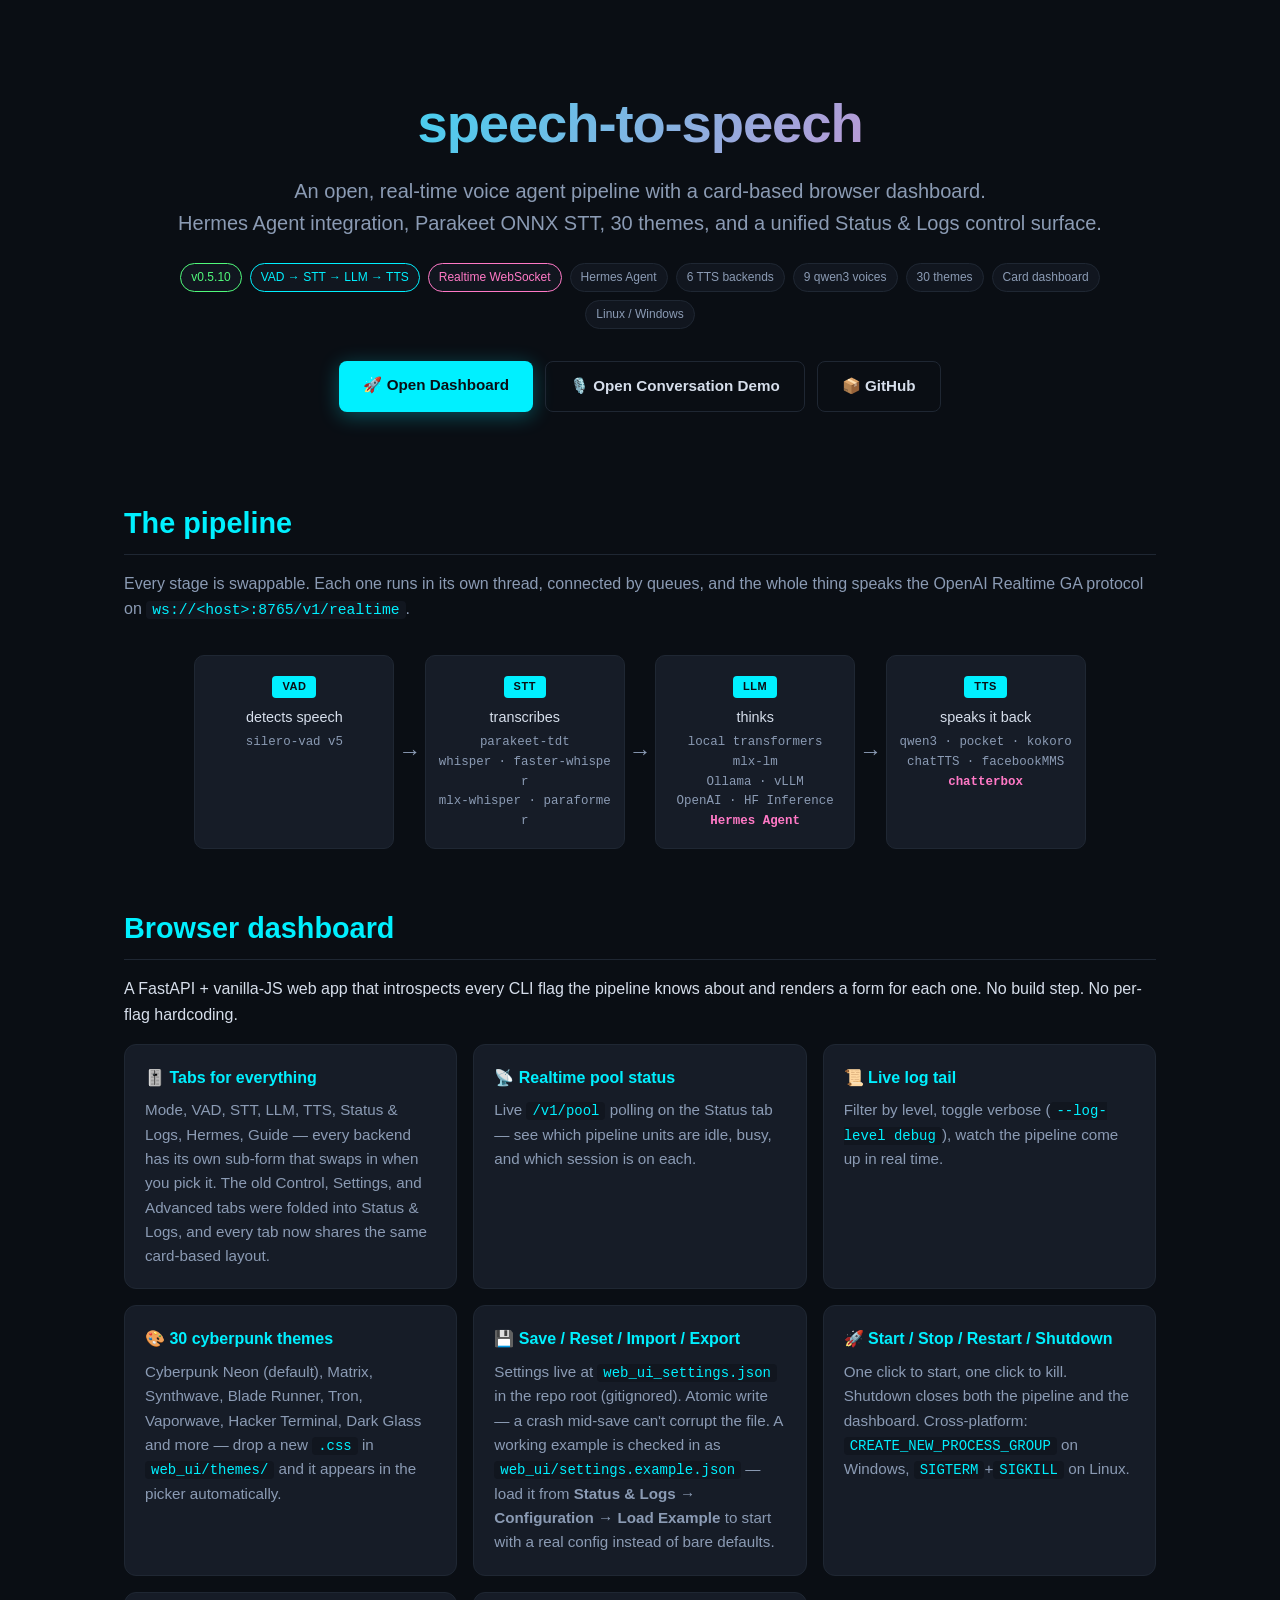
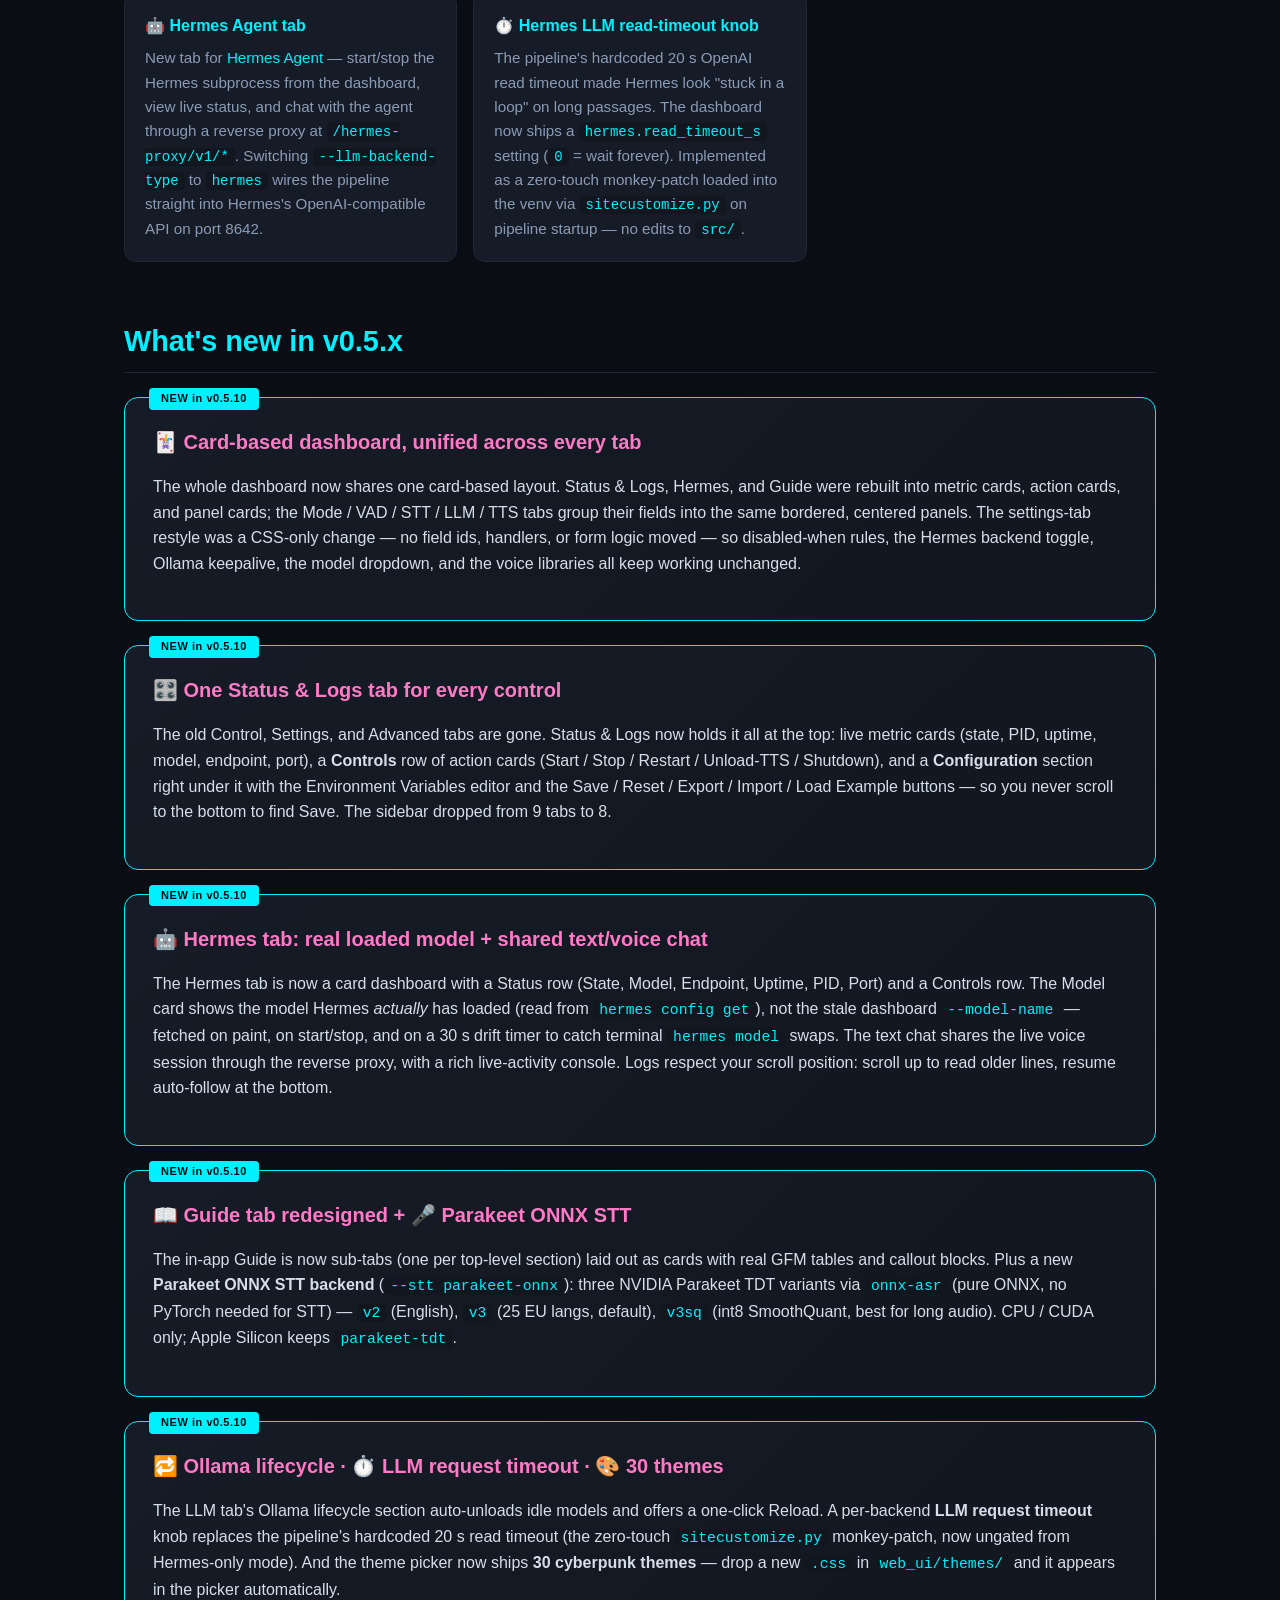
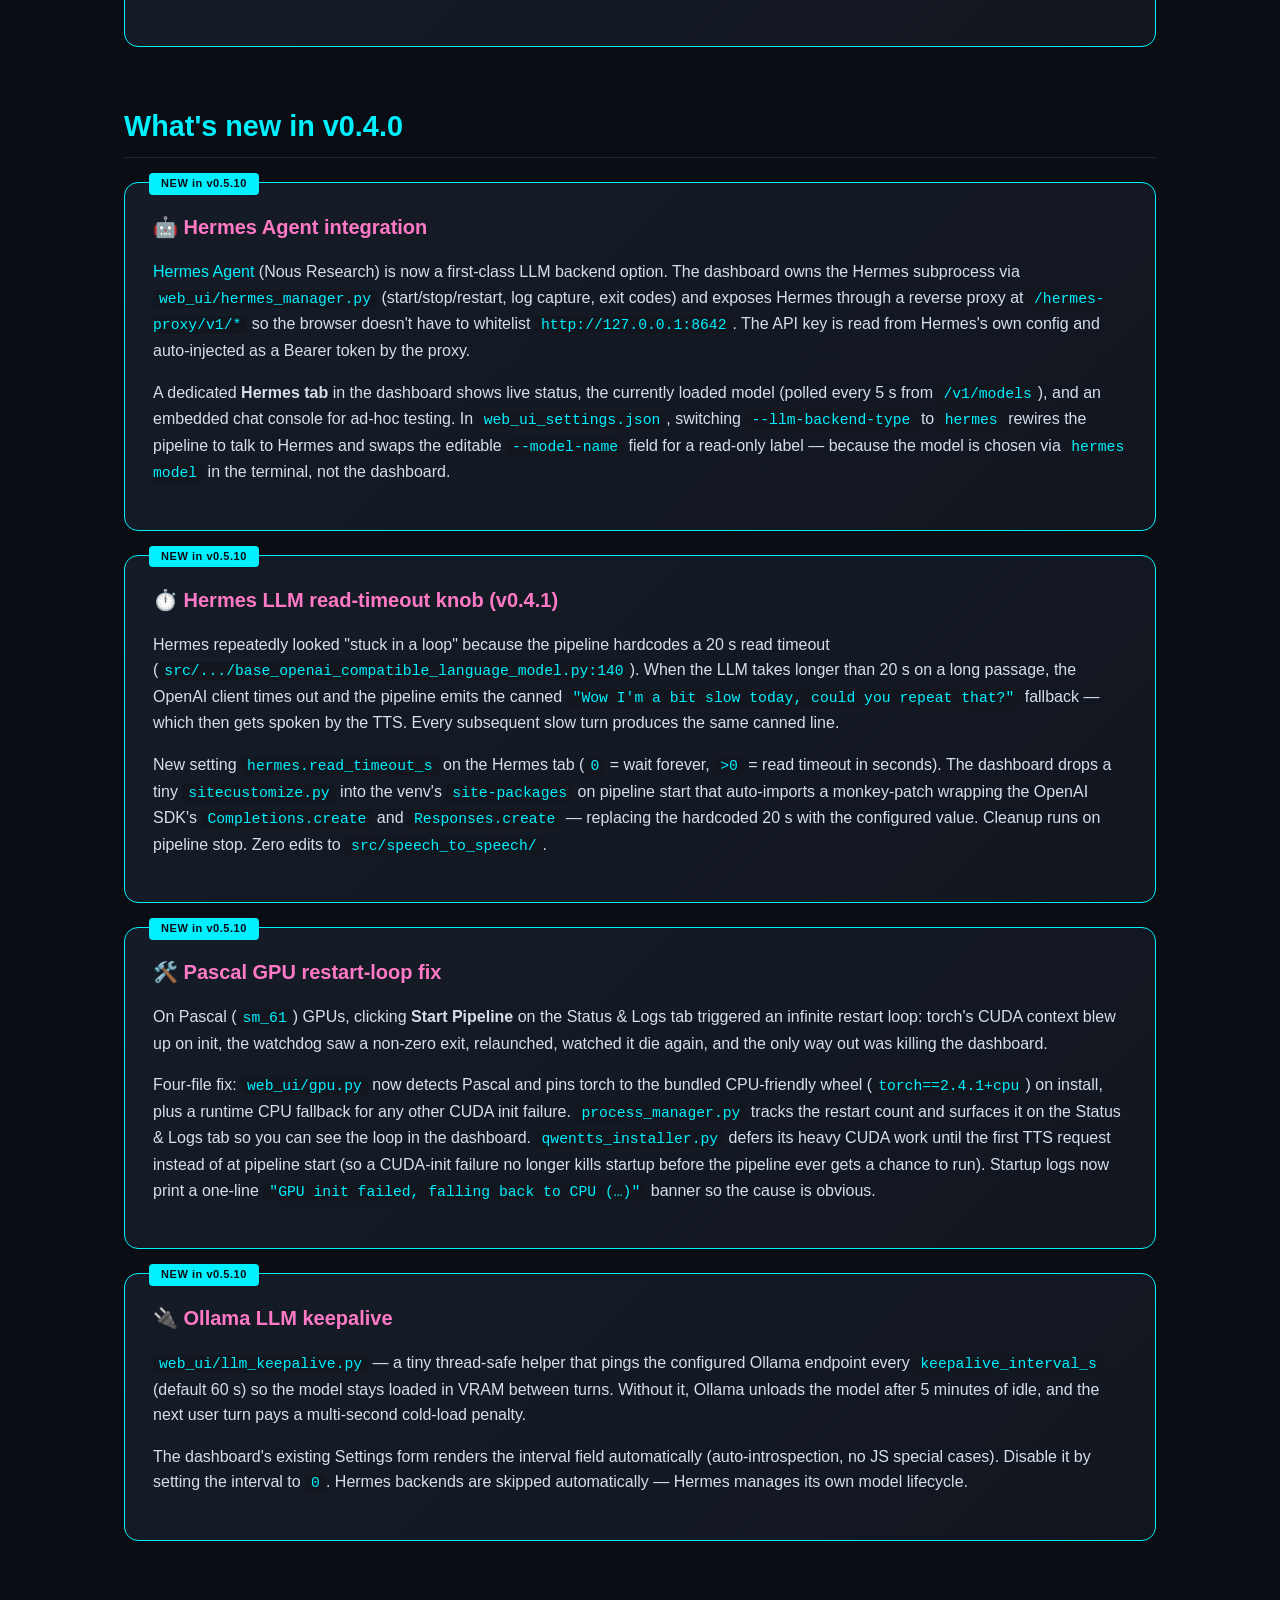
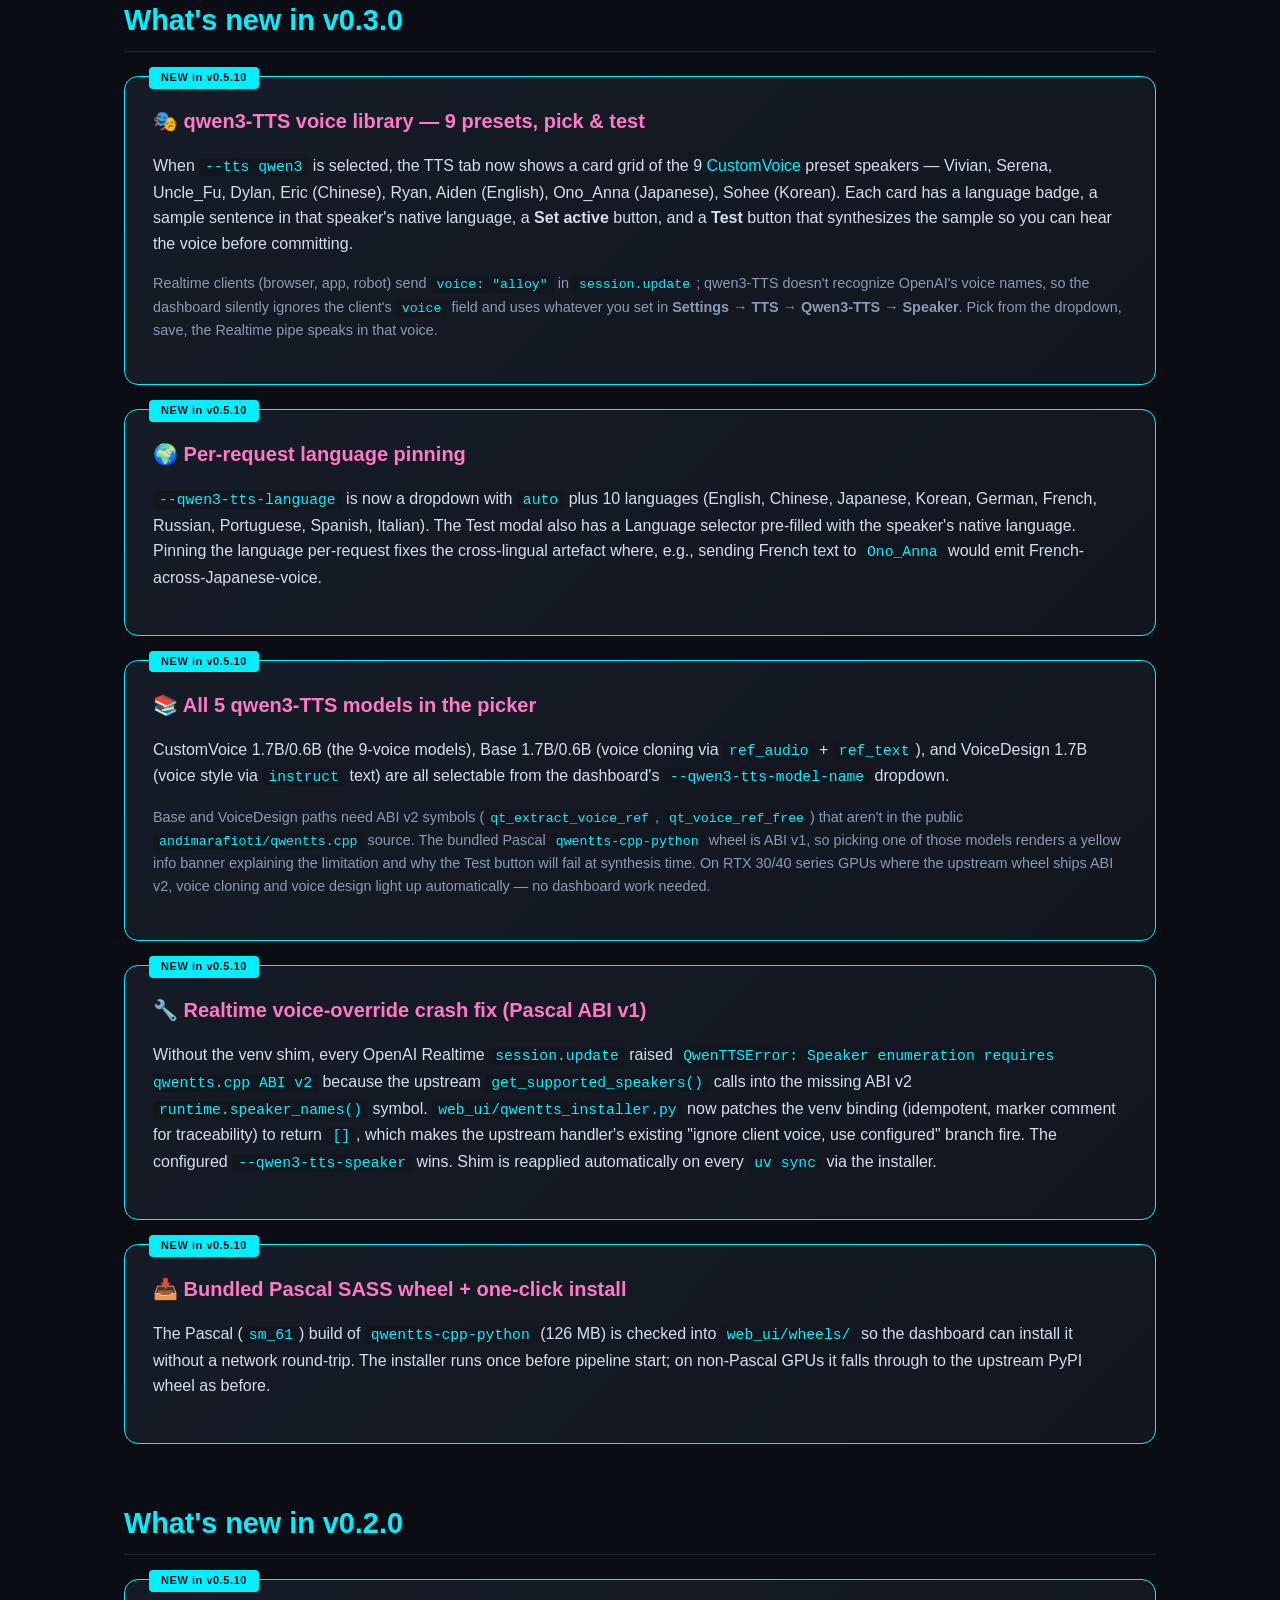
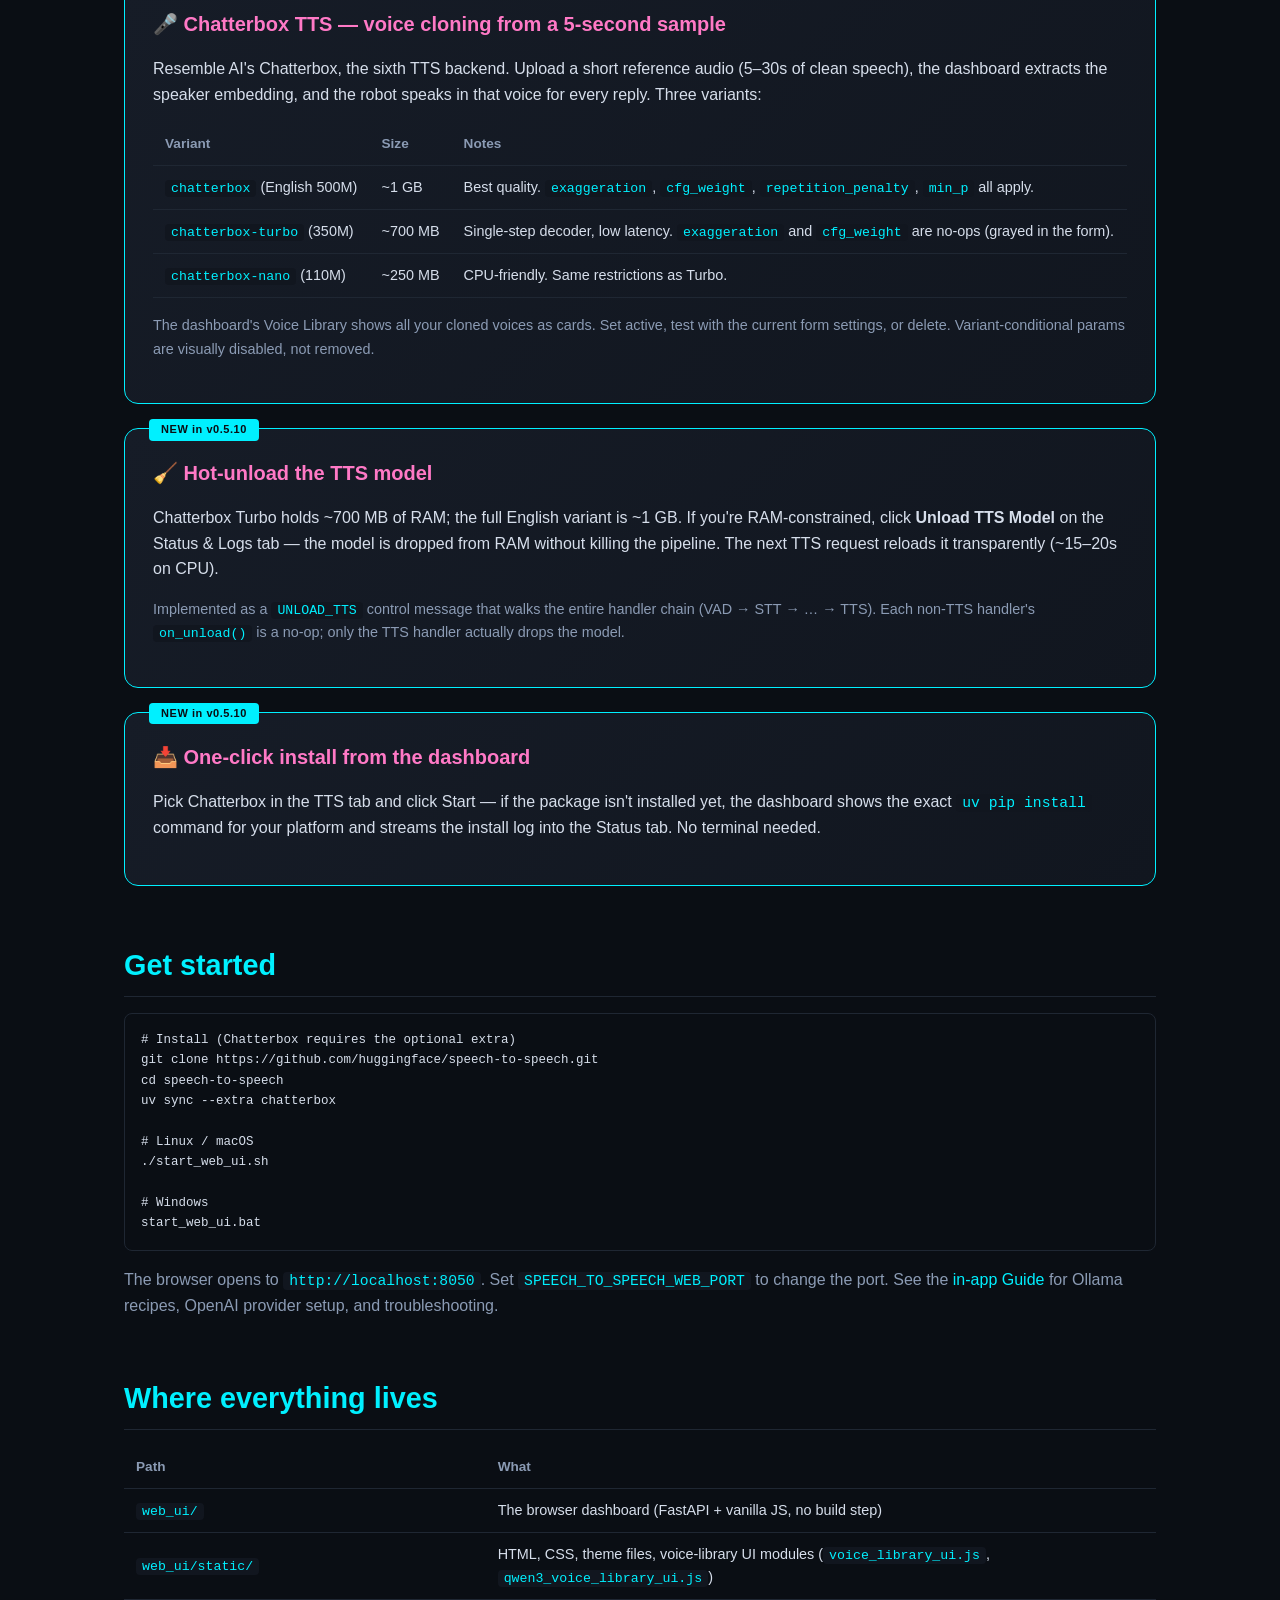
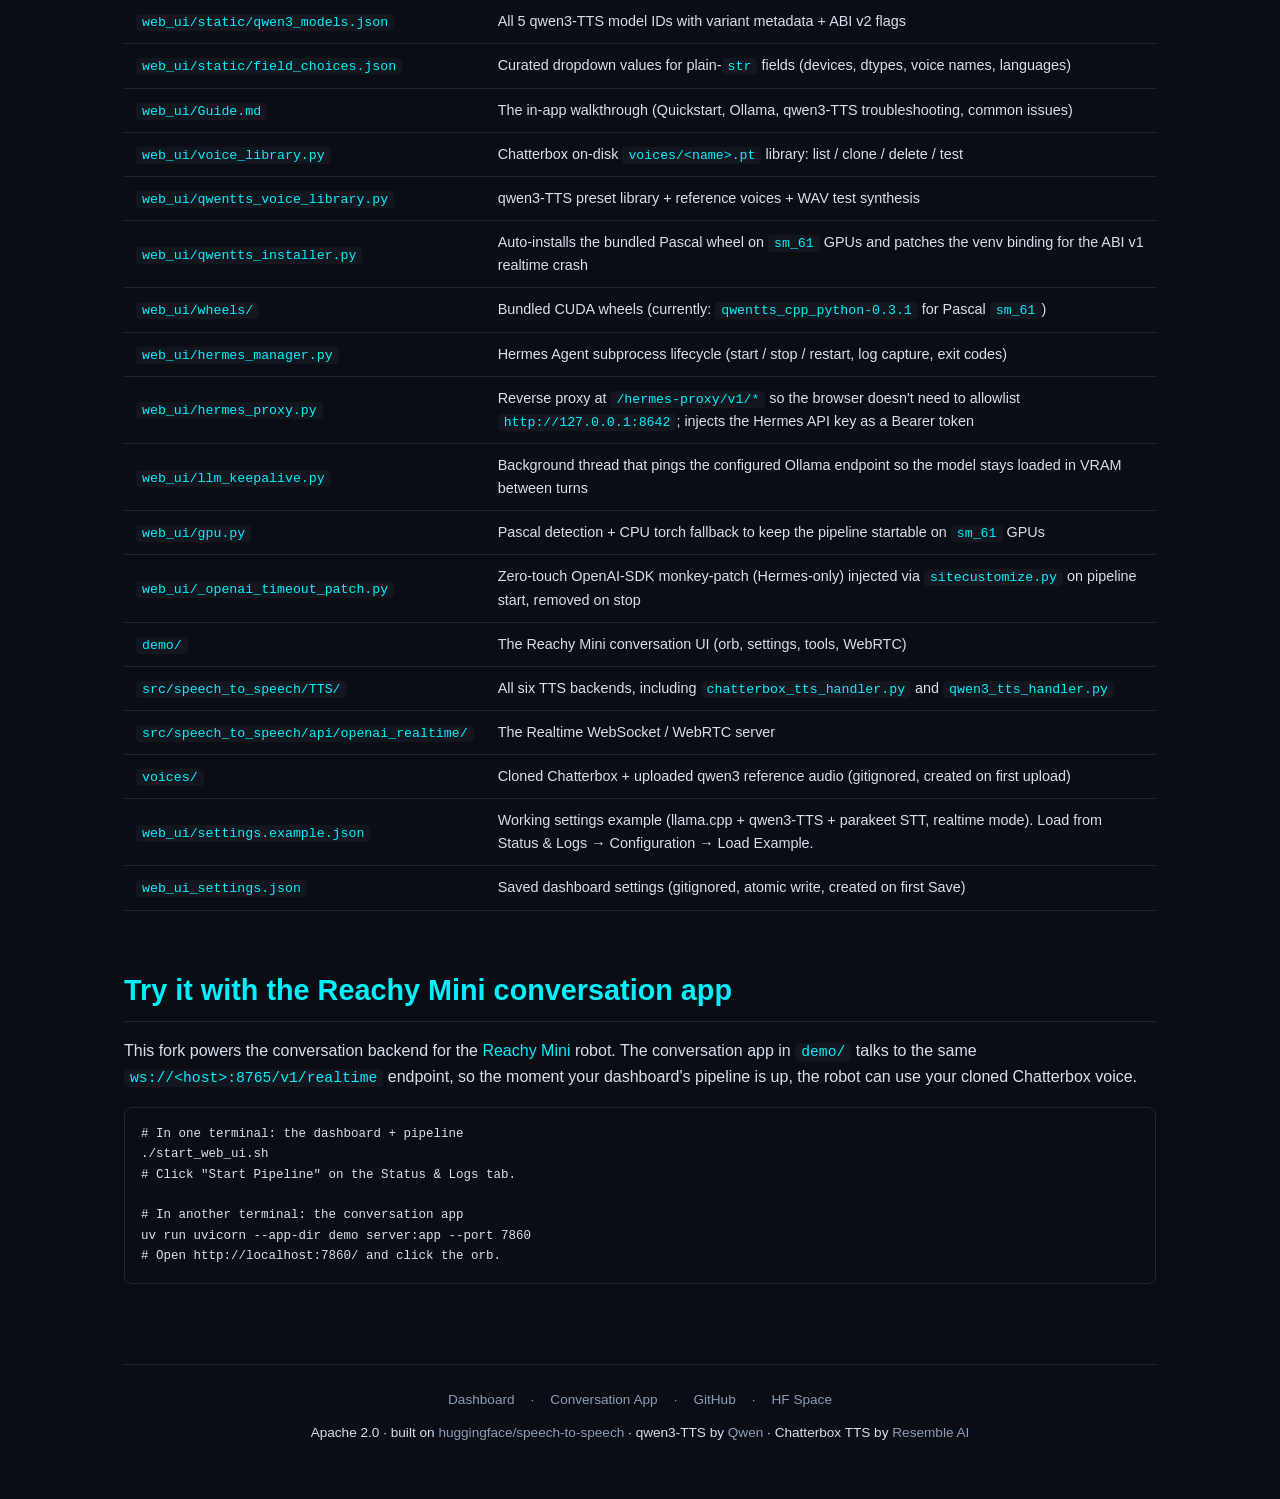
<file: index.html>
<!DOCTYPE html>
<html lang="en">
<head>
<meta charset="UTF-8">
<meta name="viewport" content="width=device-width, initial-scale=1.0">
<title>speech-to-speech · Reachy Mini conversation backend</title>
<style>
    :root {
        --bg: #0a0e14;
        --bg-elev: #11161f;
        --bg-card: #161c27;
        --border: #1f2733;
        --text: #d6deeb;
        --text-dim: #8b9bb4;
        --accent: #00f0ff;
        --accent-2: #ff79c6;
        --success: #50fa7b;
        --warning: #f1fa8c;
        --error: #ff5555;
        --font: -apple-system, BlinkMacSystemFont, "Segoe UI", "Roboto", "Helvetica Neue", sans-serif;
        --font-mono: "JetBrains Mono", "Fira Code", "Menlo", "Consolas", monospace;
    }
    * { box-sizing: border-box; }
    html, body {
        margin: 0; padding: 0;
        background: var(--bg);
        color: var(--text);
        font-family: var(--font);
        line-height: 1.6;
        min-height: 100vh;
    }
    a { color: var(--accent); text-decoration: none; }
    a:hover { text-decoration: underline; }
    code, pre, .mono { font-family: var(--font-mono); font-size: 0.92em; }
    code {
        background: var(--bg-elev);
        padding: 1px 6px;
        border-radius: 4px;
        color: var(--accent);
    }
    .container {
        max-width: 1080px;
        margin: 0 auto;
        padding: 32px 24px 80px;
    }
    .hero {
        text-align: center;
        padding: 48px 0 32px;
    }
    .hero h1 {
        font-size: 3.4rem;
        font-weight: 800;
        margin: 0 0 8px;
        letter-spacing: -0.02em;
        background: linear-gradient(120deg, var(--accent), var(--accent-2));
        -webkit-background-clip: text;
        background-clip: text;
        -webkit-text-fill-color: transparent;
    }
    .hero .tagline {
        font-size: 1.25rem;
        color: var(--text-dim);
        margin: 0 0 24px;
    }
    .badges {
        display: flex; gap: 8px; justify-content: center; flex-wrap: wrap;
        margin-bottom: 32px;
    }
    .badge {
        display: inline-block;
        padding: 4px 10px;
        background: var(--bg-elev);
        border: 1px solid var(--border);
        border-radius: 999px;
        font-size: 12px;
        color: var(--text-dim);
    }
    .badge.green { color: var(--success); border-color: var(--success); }
    .badge.cyan { color: var(--accent); border-color: var(--accent); }
    .badge.pink { color: var(--accent-2); border-color: var(--accent-2); }
    .cta-row {
        display: flex; gap: 12px; justify-content: center; flex-wrap: wrap;
    }
    .btn {
        display: inline-block;
        padding: 12px 24px;
        border-radius: 8px;
        font-weight: 600;
        font-size: 0.95rem;
        cursor: pointer;
        transition: transform 0.1s ease, box-shadow 0.2s ease;
        text-decoration: none;
    }
    .btn:hover { transform: translateY(-1px); text-decoration: none; }
    .btn-primary {
        background: var(--accent);
        color: var(--bg);
        box-shadow: 0 4px 20px rgba(0, 240, 255, 0.3);
    }
    .btn-secondary {
        background: transparent;
        color: var(--text);
        border: 1px solid var(--border);
    }
    .btn-secondary:hover { border-color: var(--accent); color: var(--accent); }
    h2 {
        font-size: 1.8rem;
        margin: 56px 0 16px;
        color: var(--accent);
        border-bottom: 1px solid var(--border);
        padding-bottom: 8px;
    }
    h3 {
        font-size: 1.25rem;
        margin: 24px 0 8px;
        color: var(--text);
    }
    p { color: var(--text); }
    .grid {
        display: grid;
        grid-template-columns: repeat(auto-fit, minmax(280px, 1fr));
        gap: 16px;
        margin: 16px 0 24px;
    }
    .card {
        background: var(--bg-card);
        border: 1px solid var(--border);
        border-radius: 12px;
        padding: 20px;
        transition: border-color 0.2s ease, transform 0.2s ease;
    }
    .card:hover { border-color: var(--accent); transform: translateY(-2px); }
    .card h4 {
        margin: 0 0 8px;
        color: var(--accent);
        font-size: 1rem;
        display: flex; align-items: center; gap: 8px;
    }
    .card p { margin: 0; color: var(--text-dim); font-size: 0.95rem; }
    .pipe {
        display: flex;
        align-items: stretch;
        gap: 4px;
        margin: 32px 0;
        flex-wrap: wrap;
        justify-content: center;
    }
    .pipe-step {
        flex: 1 1 160px;
        max-width: 200px;
        background: var(--bg-card);
        border: 1px solid var(--border);
        border-radius: 10px;
        padding: 16px 12px;
        text-align: center;
        position: relative;
    }
    .pipe-step .tag {
        display: inline-block;
        background: var(--accent);
        color: var(--bg);
        padding: 2px 10px;
        border-radius: 4px;
        font-size: 11px;
        font-weight: 700;
        letter-spacing: 0.05em;
        margin-bottom: 8px;
    }
    .pipe-step .job {
        font-size: 0.9rem;
        color: var(--text);
        margin-bottom: 4px;
    }
    .pipe-step .model {
        font-family: var(--font-mono);
        font-size: 0.78rem;
        color: var(--text-dim);
        word-break: break-all;
    }
    .pipe-arrow {
        align-self: center;
        color: var(--text-dim);
        font-size: 1.4rem;
        user-select: none;
    }
    .feature-block {
        background: linear-gradient(135deg, var(--bg-card), var(--bg-elev));
        border: 1px solid var(--border);
        border-radius: 14px;
        padding: 28px;
        margin: 24px 0;
    }
    .feature-block.new {
        border-color: var(--accent);
        position: relative;
    }
    .feature-block.new::before {
        content: "NEW in v0.5.10";
        position: absolute;
        top: -10px; left: 24px;
        background: var(--accent);
        color: var(--bg);
        padding: 2px 12px;
        border-radius: 4px;
        font-size: 11px;
        font-weight: 700;
        letter-spacing: 0.05em;
    }
    .feature-block h3 { margin-top: 0; color: var(--accent-2); }
    pre {
        background: var(--bg);
        border: 1px solid var(--border);
        border-radius: 8px;
        padding: 16px;
        overflow-x: auto;
        font-size: 0.85rem;
        line-height: 1.5;
    }
    pre code { background: transparent; padding: 0; color: var(--text); }
    .tabs {
        display: flex; gap: 4px;
        border-bottom: 1px solid var(--border);
        margin-bottom: 16px;
    }
    .tab {
        padding: 8px 16px;
        background: transparent;
        color: var(--text-dim);
        border: none;
        cursor: pointer;
        border-bottom: 2px solid transparent;
        font-size: 0.9rem;
    }
    .tab.active { color: var(--accent); border-bottom-color: var(--accent); }
    table {
        width: 100%;
        border-collapse: collapse;
        margin: 16px 0;
    }
    th, td {
        text-align: left;
        padding: 10px 12px;
        border-bottom: 1px solid var(--border);
    }
    th { color: var(--text-dim); font-weight: 600; font-size: 0.85rem; }
    td { color: var(--text); font-size: 0.9rem; }
    tr:hover td { background: var(--bg-elev); }
    footer {
        margin-top: 80px;
        padding-top: 24px;
        border-top: 1px solid var(--border);
        text-align: center;
        color: var(--text-dim);
        font-size: 0.85rem;
    }
    footer a { color: var(--text-dim); }
    footer a:hover { color: var(--accent); }
    .links { display: flex; gap: 16px; justify-content: center; flex-wrap: wrap; }
</style>
</head>
<body>
<div class="container">

    <section class="hero">
        <h1>speech-to-speech</h1>
        <p class="tagline">An open, real-time voice agent pipeline with a card-based browser dashboard.<br>Hermes Agent integration, Parakeet ONNX STT, 30 themes, and a unified Status &amp; Logs control surface.</p>
        <div class="badges">
            <span class="badge green">v0.5.10</span>
            <span class="badge cyan">VAD → STT → LLM → TTS</span>
            <span class="badge pink">Realtime WebSocket</span>
            <span class="badge">Hermes Agent</span>
            <span class="badge">6 TTS backends</span>
            <span class="badge">9 qwen3 voices</span>
            <span class="badge">30 themes</span>
            <span class="badge">Card dashboard</span>
            <span class="badge">Linux / Windows</span>
        </div>
        <div class="cta-row">
            <a class="btn btn-primary" href="./web_ui/">🚀 Open Dashboard</a>
            <a class="btn btn-secondary" href="./demo/">🎙️ Open Conversation Demo</a>
            <a class="btn btn-secondary" href="https://github.com/huggingface/speech-to-speech">📦 GitHub</a>
        </div>
    </section>

    <h2>The pipeline</h2>
    <p style="color: var(--text-dim);">Every stage is swappable. Each one runs in its own thread, connected by queues, and the whole thing speaks the OpenAI Realtime GA protocol on <code>ws://&lt;host&gt;:8765/v1/realtime</code>.</p>
    <div class="pipe">
        <div class="pipe-step">
            <span class="tag">VAD</span>
            <div class="job">detects speech</div>
            <div class="model">silero-vad v5</div>
        </div>
        <div class="pipe-arrow">→</div>
        <div class="pipe-step">
            <span class="tag">STT</span>
            <div class="job">transcribes</div>
            <div class="model">parakeet-tdt<br>whisper · faster-whisper<br>mlx-whisper · paraformer</div>
        </div>
        <div class="pipe-arrow">→</div>
        <div class="pipe-step">
            <span class="tag">LLM</span>
            <div class="job">thinks</div>
            <div class="model">local transformers<br>mlx-lm<br>Ollama · vLLM<br>OpenAI · HF Inference<br><strong style="color: var(--accent-2);">Hermes Agent</strong></div>
        </div>
        <div class="pipe-arrow">→</div>
        <div class="pipe-step">
            <span class="tag">TTS</span>
            <div class="job">speaks it back</div>
            <div class="model">qwen3 · pocket · kokoro<br>chatTTS · facebookMMS<br><strong style="color: var(--accent-2);">chatterbox</strong></div>
        </div>
    </div>

    <h2>Browser dashboard</h2>
    <p>A FastAPI + vanilla-JS web app that introspects every CLI flag the pipeline knows about and renders a form for each one. No build step. No per-flag hardcoding.</p>
    <div class="grid">
        <div class="card">
            <h4>🎚️ Tabs for everything</h4>
            <p>Mode, VAD, STT, LLM, TTS, Status &amp; Logs, Hermes, Guide — every backend has its own sub-form that swaps in when you pick it. The old Control, Settings, and Advanced tabs were folded into Status &amp; Logs, and every tab now shares the same card-based layout.</p>
        </div>
        <div class="card">
            <h4>📡 Realtime pool status</h4>
            <p>Live <code>/v1/pool</code> polling on the Status tab — see which pipeline units are idle, busy, and which session is on each.</p>
        </div>
        <div class="card">
            <h4>📜 Live log tail</h4>
            <p>Filter by level, toggle verbose (<code>--log-level debug</code>), watch the pipeline come up in real time.</p>
        </div>
        <div class="card">
            <h4>🎨 30 cyberpunk themes</h4>
            <p>Cyberpunk Neon (default), Matrix, Synthwave, Blade Runner, Tron, Vaporwave, Hacker Terminal, Dark Glass and more — drop a new <code>.css</code> in <code>web_ui/themes/</code> and it appears in the picker automatically.</p>
        </div>
        <div class="card">
            <h4>💾 Save / Reset / Import / Export</h4>
            <p>Settings live at <code>web_ui_settings.json</code> in the repo root (gitignored). Atomic write — a crash mid-save can't corrupt the file. A working example is checked in as <code>web_ui/settings.example.json</code> — load it from <strong>Status &amp; Logs → Configuration → Load Example</strong> to start with a real config instead of bare defaults.</p>
        </div>
        <div class="card">
            <h4>🚀 Start / Stop / Restart / Shutdown</h4>
            <p>One click to start, one click to kill. Shutdown closes both the pipeline and the dashboard. Cross-platform: <code>CREATE_NEW_PROCESS_GROUP</code> on Windows, <code>SIGTERM</code>+<code>SIGKILL</code> on Linux.</p>
        </div>
        <div class="card">
            <h4>🤖 Hermes Agent tab</h4>
            <p>New tab for <a href="https://hermes-agent.nousresearch.com/" target="_blank" rel="noopener">Hermes Agent</a> — start/stop the Hermes subprocess from the dashboard, view live status, and chat with the agent through a reverse proxy at <code>/hermes-proxy/v1/*</code>. Switching <code>--llm-backend-type</code> to <code>hermes</code> wires the pipeline straight into Hermes's OpenAI-compatible API on port 8642.</p>
        </div>
        <div class="card">
            <h4>⏱️ Hermes LLM read-timeout knob</h4>
            <p>The pipeline's hardcoded 20 s OpenAI read timeout made Hermes look "stuck in a loop" on long passages. The dashboard now ships a <code>hermes.read_timeout_s</code> setting (<code>0</code> = wait forever). Implemented as a zero-touch monkey-patch loaded into the venv via <code>sitecustomize.py</code> on pipeline startup — no edits to <code>src/</code>.</p>
        </div>
    </div>

    <h2>What's new in v0.5.x</h2>

    <div class="feature-block new">
        <h3>🃏 Card-based dashboard, unified across every tab</h3>
        <p>The whole dashboard now shares one card-based layout. Status &amp; Logs, Hermes, and Guide were rebuilt into metric cards, action cards, and panel cards; the Mode / VAD / STT / LLM / TTS tabs group their fields into the same bordered, centered panels. The settings-tab restyle was a CSS-only change — no field ids, handlers, or form logic moved — so disabled-when rules, the Hermes backend toggle, Ollama keepalive, the model dropdown, and the voice libraries all keep working unchanged.</p>
    </div>

    <div class="feature-block new">
        <h3>🎛️ One Status &amp; Logs tab for every control</h3>
        <p>The old Control, Settings, and Advanced tabs are gone. Status &amp; Logs now holds it all at the top: live metric cards (state, PID, uptime, model, endpoint, port), a <strong>Controls</strong> row of action cards (Start / Stop / Restart / Unload-TTS / Shutdown), and a <strong>Configuration</strong> section right under it with the Environment Variables editor and the Save / Reset / Export / Import / Load Example buttons — so you never scroll to the bottom to find Save. The sidebar dropped from 9 tabs to 8.</p>
    </div>

    <div class="feature-block new">
        <h3>🤖 Hermes tab: real loaded model + shared text/voice chat</h3>
        <p>The Hermes tab is now a card dashboard with a Status row (State, Model, Endpoint, Uptime, PID, Port) and a Controls row. The Model card shows the model Hermes <em>actually</em> has loaded (read from <code>hermes config get</code>), not the stale dashboard <code>--model-name</code> — fetched on paint, on start/stop, and on a 30 s drift timer to catch terminal <code>hermes model</code> swaps. The text chat shares the live voice session through the reverse proxy, with a rich live-activity console. Logs respect your scroll position: scroll up to read older lines, resume auto-follow at the bottom.</p>
    </div>

    <div class="feature-block new">
        <h3>📖 Guide tab redesigned + 🎤 Parakeet ONNX STT</h3>
        <p>The in-app Guide is now sub-tabs (one per top-level section) laid out as cards with real GFM tables and callout blocks. Plus a new <strong>Parakeet ONNX STT backend</strong> (<code>--stt parakeet-onnx</code>): three NVIDIA Parakeet TDT variants via <code>onnx-asr</code> (pure ONNX, no PyTorch needed for STT) — <code>v2</code> (English), <code>v3</code> (25 EU langs, default), <code>v3sq</code> (int8 SmoothQuant, best for long audio). CPU / CUDA only; Apple Silicon keeps <code>parakeet-tdt</code>.</p>
    </div>

    <div class="feature-block new">
        <h3>🔁 Ollama lifecycle · ⏱️ LLM request timeout · 🎨 30 themes</h3>
        <p>The LLM tab's Ollama lifecycle section auto-unloads idle models and offers a one-click Reload. A per-backend <strong>LLM request timeout</strong> knob replaces the pipeline's hardcoded 20 s read timeout (the zero-touch <code>sitecustomize.py</code> monkey-patch, now ungated from Hermes-only mode). And the theme picker now ships <strong>30 cyberpunk themes</strong> — drop a new <code>.css</code> in <code>web_ui/themes/</code> and it appears in the picker automatically.</p>
    </div>

    <h2>What's new in v0.4.0</h2>

    <div class="feature-block new">
        <h3>🤖 Hermes Agent integration</h3>
        <p><a href="https://hermes-agent.nousresearch.com/" target="_blank" rel="noopener">Hermes Agent</a> (Nous Research) is now a first-class LLM backend option. The dashboard owns the Hermes subprocess via <code>web_ui/hermes_manager.py</code> (start/stop/restart, log capture, exit codes) and exposes Hermes through a reverse proxy at <code>/hermes-proxy/v1/*</code> so the browser doesn't have to whitelist <code>http://127.0.0.1:8642</code>. The API key is read from Hermes's own config and auto-injected as a Bearer token by the proxy.</p>
        <p>A dedicated <strong>Hermes tab</strong> in the dashboard shows live status, the currently loaded model (polled every 5 s from <code>/v1/models</code>), and an embedded chat console for ad-hoc testing. In <code>web_ui_settings.json</code>, switching <code>--llm-backend-type</code> to <code>hermes</code> rewires the pipeline to talk to Hermes and swaps the editable <code>--model-name</code> field for a read-only label — because the model is chosen via <code>hermes model</code> in the terminal, not the dashboard.</p>
    </div>

    <div class="feature-block new">
        <h3>⏱️ Hermes LLM read-timeout knob (v0.4.1)</h3>
        <p>Hermes repeatedly looked "stuck in a loop" because the pipeline hardcodes a 20 s read timeout (<code>src/.../base_openai_compatible_language_model.py:140</code>). When the LLM takes longer than 20 s on a long passage, the OpenAI client times out and the pipeline emits the canned <code>"Wow I'm a bit slow today, could you repeat that?"</code> fallback — which then gets spoken by the TTS. Every subsequent slow turn produces the same canned line.</p>
        <p>New setting <code>hermes.read_timeout_s</code> on the Hermes tab (<code>0</code> = wait forever, <code>&gt;0</code> = read timeout in seconds). The dashboard drops a tiny <code>sitecustomize.py</code> into the venv's <code>site-packages</code> on pipeline start that auto-imports a monkey-patch wrapping the OpenAI SDK's <code>Completions.create</code> and <code>Responses.create</code> — replacing the hardcoded 20 s with the configured value. Cleanup runs on pipeline stop. Zero edits to <code>src/speech_to_speech/</code>.</p>
    </div>

    <div class="feature-block new">
        <h3>🛠️ Pascal GPU restart-loop fix</h3>
        <p>On Pascal (<code>sm_61</code>) GPUs, clicking <strong>Start Pipeline</strong> on the Status & Logs tab triggered an infinite restart loop: torch's CUDA context blew up on init, the watchdog saw a non-zero exit, relaunched, watched it die again, and the only way out was killing the dashboard.</p>
        <p>Four-file fix: <code>web_ui/gpu.py</code> now detects Pascal and pins torch to the bundled CPU-friendly wheel (<code>torch==2.4.1+cpu</code>) on install, plus a runtime CPU fallback for any other CUDA init failure. <code>process_manager.py</code> tracks the restart count and surfaces it on the Status & Logs tab so you can see the loop in the dashboard. <code>qwentts_installer.py</code> defers its heavy CUDA work until the first TTS request instead of at pipeline start (so a CUDA-init failure no longer kills startup before the pipeline ever gets a chance to run). Startup logs now print a one-line <code>"GPU init failed, falling back to CPU (…)"</code> banner so the cause is obvious.</p>
    </div>

    <div class="feature-block new">
        <h3>🔌 Ollama LLM keepalive</h3>
        <p><code>web_ui/llm_keepalive.py</code> — a tiny thread-safe helper that pings the configured Ollama endpoint every <code>keepalive_interval_s</code> (default 60 s) so the model stays loaded in VRAM between turns. Without it, Ollama unloads the model after 5 minutes of idle, and the next user turn pays a multi-second cold-load penalty.</p>
        <p>The dashboard's existing Settings form renders the interval field automatically (auto-introspection, no JS special cases). Disable it by setting the interval to <code>0</code>. Hermes backends are skipped automatically — Hermes manages its own model lifecycle.</p>
    </div>

    <h2>What's new in v0.3.0</h2>

    <div class="feature-block new">
        <h3>🎭 qwen3-TTS voice library — 9 presets, pick &amp; test</h3>
        <p>When <code>--tts qwen3</code> is selected, the TTS tab now shows a card grid of the 9 <a href="https://huggingface.co/Qwen/Qwen3-TTS-12Hz-1.7B-CustomVoice" target="_blank" rel="noopener">CustomVoice</a> preset speakers — Vivian, Serena, Uncle_Fu, Dylan, Eric (Chinese), Ryan, Aiden (English), Ono_Anna (Japanese), Sohee (Korean). Each card has a language badge, a sample sentence in that speaker's native language, a <strong>Set active</strong> button, and a <strong>Test</strong> button that synthesizes the sample so you can hear the voice before committing.</p>
        <p style="color: var(--text-dim); font-size: 0.9rem;">Realtime clients (browser, app, robot) send <code>voice: "alloy"</code> in <code>session.update</code>; qwen3-TTS doesn't recognize OpenAI's voice names, so the dashboard silently ignores the client's <code>voice</code> field and uses whatever you set in <strong>Settings → TTS → Qwen3-TTS → Speaker</strong>. Pick from the dropdown, save, the Realtime pipe speaks in that voice.</p>
    </div>

    <div class="feature-block new">
        <h3>🌍 Per-request language pinning</h3>
        <p><code>--qwen3-tts-language</code> is now a dropdown with <code>auto</code> plus 10 languages (English, Chinese, Japanese, Korean, German, French, Russian, Portuguese, Spanish, Italian). The Test modal also has a Language selector pre-filled with the speaker's native language. Pinning the language per-request fixes the cross-lingual artefact where, e.g., sending French text to <code>Ono_Anna</code> would emit French-across-Japanese-voice.</p>
    </div>

    <div class="feature-block new">
        <h3>📚 All 5 qwen3-TTS models in the picker</h3>
        <p>CustomVoice 1.7B/0.6B (the 9-voice models), Base 1.7B/0.6B (voice cloning via <code>ref_audio</code> + <code>ref_text</code>), and VoiceDesign 1.7B (voice style via <code>instruct</code> text) are all selectable from the dashboard's <code>--qwen3-tts-model-name</code> dropdown.</p>
        <p style="color: var(--text-dim); font-size: 0.9rem;">Base and VoiceDesign paths need ABI v2 symbols (<code>qt_extract_voice_ref</code>, <code>qt_voice_ref_free</code>) that aren't in the public <code>andimarafioti/qwentts.cpp</code> source. The bundled Pascal <code>qwentts-cpp-python</code> wheel is ABI v1, so picking one of those models renders a yellow info banner explaining the limitation and why the Test button will fail at synthesis time. On RTX 30/40 series GPUs where the upstream wheel ships ABI v2, voice cloning and voice design light up automatically — no dashboard work needed.</p>
    </div>

    <div class="feature-block new">
        <h3>🔧 Realtime voice-override crash fix (Pascal ABI v1)</h3>
        <p>Without the venv shim, every OpenAI Realtime <code>session.update</code> raised <code>QwenTTSError: Speaker enumeration requires qwentts.cpp ABI v2</code> because the upstream <code>get_supported_speakers()</code> calls into the missing ABI v2 <code>runtime.speaker_names()</code> symbol. <code>web_ui/qwentts_installer.py</code> now patches the venv binding (idempotent, marker comment for traceability) to return <code>[]</code>, which makes the upstream handler's existing "ignore client voice, use configured" branch fire. The configured <code>--qwen3-tts-speaker</code> wins. Shim is reapplied automatically on every <code>uv sync</code> via the installer.</p>
    </div>

    <div class="feature-block new">
        <h3>📥 Bundled Pascal SASS wheel + one-click install</h3>
        <p>The Pascal (<code>sm_61</code>) build of <code>qwentts-cpp-python</code> (126 MB) is checked into <code>web_ui/wheels/</code> so the dashboard can install it without a network round-trip. The installer runs once before pipeline start; on non-Pascal GPUs it falls through to the upstream PyPI wheel as before.</p>
    </div>

    <h2>What's new in v0.2.0</h2>

    <div class="feature-block new">
        <h3>🎤 Chatterbox TTS — voice cloning from a 5-second sample</h3>
        <p>Resemble AI's Chatterbox, the sixth TTS backend. Upload a short reference audio (5–30s of clean speech), the dashboard extracts the speaker embedding, and the robot speaks in that voice for every reply. Three variants:</p>
        <table>
            <tr>
                <th>Variant</th>
                <th>Size</th>
                <th>Notes</th>
            </tr>
            <tr><td><code>chatterbox</code> (English 500M)</td><td>~1 GB</td><td>Best quality. <code>exaggeration</code>, <code>cfg_weight</code>, <code>repetition_penalty</code>, <code>min_p</code> all apply.</td></tr>
            <tr><td><code>chatterbox-turbo</code> (350M)</td><td>~700 MB</td><td>Single-step decoder, low latency. <code>exaggeration</code> and <code>cfg_weight</code> are no-ops (grayed in the form).</td></tr>
            <tr><td><code>chatterbox-nano</code> (110M)</td><td>~250 MB</td><td>CPU-friendly. Same restrictions as Turbo.</td></tr>
        </table>
        <p style="color: var(--text-dim); font-size: 0.9rem;">The dashboard's Voice Library shows all your cloned voices as cards. Set active, test with the current form settings, or delete. Variant-conditional params are visually disabled, not removed.</p>
    </div>

    <div class="feature-block new">
        <h3>🧹 Hot-unload the TTS model</h3>
        <p>Chatterbox Turbo holds ~700 MB of RAM; the full English variant is ~1 GB. If you're RAM-constrained, click <strong>Unload TTS Model</strong> on the Status & Logs tab — the model is dropped from RAM without killing the pipeline. The next TTS request reloads it transparently (~15–20s on CPU).</p>
        <p style="color: var(--text-dim); font-size: 0.9rem;">Implemented as a <code>UNLOAD_TTS</code> control message that walks the entire handler chain (VAD → STT → … → TTS). Each non-TTS handler's <code>on_unload()</code> is a no-op; only the TTS handler actually drops the model.</p>
    </div>

    <div class="feature-block new">
        <h3>📥 One-click install from the dashboard</h3>
        <p>Pick Chatterbox in the TTS tab and click Start — if the package isn't installed yet, the dashboard shows the exact <code>uv pip install</code> command for your platform and streams the install log into the Status tab. No terminal needed.</p>
    </div>

    <h2>Get started</h2>
    <pre><code># Install (Chatterbox requires the optional extra)
git clone https://github.com/huggingface/speech-to-speech.git
cd speech-to-speech
uv sync --extra chatterbox

# Linux / macOS
./start_web_ui.sh

# Windows
start_web_ui.bat</code></pre>
    <p style="color: var(--text-dim);">The browser opens to <code>http://localhost:8050</code>. Set <code>SPEECH_TO_SPEECH_WEB_PORT</code> to change the port. See the <a href="./web_ui/Guide.md">in-app Guide</a> for Ollama recipes, OpenAI provider setup, and troubleshooting.</p>

    <h2>Where everything lives</h2>
    <table>
        <tr><th>Path</th><th>What</th></tr>
        <tr><td><code>web_ui/</code></td><td>The browser dashboard (FastAPI + vanilla JS, no build step)</td></tr>
        <tr><td><code>web_ui/static/</code></td><td>HTML, CSS, theme files, voice-library UI modules (<code>voice_library_ui.js</code>, <code>qwen3_voice_library_ui.js</code>)</td></tr>
        <tr><td><code>web_ui/static/qwen3_models.json</code></td><td>All 5 qwen3-TTS model IDs with variant metadata + ABI v2 flags</td></tr>
        <tr><td><code>web_ui/static/field_choices.json</code></td><td>Curated dropdown values for plain-<code>str</code> fields (devices, dtypes, voice names, languages)</td></tr>
        <tr><td><code>web_ui/Guide.md</code></td><td>The in-app walkthrough (Quickstart, Ollama, qwen3-TTS troubleshooting, common issues)</td></tr>
        <tr><td><code>web_ui/voice_library.py</code></td><td>Chatterbox on-disk <code>voices/&lt;name&gt;.pt</code> library: list / clone / delete / test</td></tr>
        <tr><td><code>web_ui/qwentts_voice_library.py</code></td><td>qwen3-TTS preset library + reference voices + WAV test synthesis</td></tr>
        <tr><td><code>web_ui/qwentts_installer.py</code></td><td>Auto-installs the bundled Pascal wheel on <code>sm_61</code> GPUs and patches the venv binding for the ABI v1 realtime crash</td></tr>
        <tr><td><code>web_ui/wheels/</code></td><td>Bundled CUDA wheels (currently: <code>qwentts_cpp_python-0.3.1</code> for Pascal <code>sm_61</code>)</td></tr>
        <tr><td><code>web_ui/hermes_manager.py</code></td><td>Hermes Agent subprocess lifecycle (start / stop / restart, log capture, exit codes)</td></tr>
        <tr><td><code>web_ui/hermes_proxy.py</code></td><td>Reverse proxy at <code>/hermes-proxy/v1/*</code> so the browser doesn't need to allowlist <code>http://127.0.0.1:8642</code>; injects the Hermes API key as a Bearer token</td></tr>
        <tr><td><code>web_ui/llm_keepalive.py</code></td><td>Background thread that pings the configured Ollama endpoint so the model stays loaded in VRAM between turns</td></tr>
        <tr><td><code>web_ui/gpu.py</code></td><td>Pascal detection + CPU torch fallback to keep the pipeline startable on <code>sm_61</code> GPUs</td></tr>
        <tr><td><code>web_ui/_openai_timeout_patch.py</code></td><td>Zero-touch OpenAI-SDK monkey-patch (Hermes-only) injected via <code>sitecustomize.py</code> on pipeline start, removed on stop</td></tr>
        <tr><td><code>demo/</code></td><td>The Reachy Mini conversation UI (orb, settings, tools, WebRTC)</td></tr>
        <tr><td><code>src/speech_to_speech/TTS/</code></td><td>All six TTS backends, including <code>chatterbox_tts_handler.py</code> and <code>qwen3_tts_handler.py</code></td></tr>
        <tr><td><code>src/speech_to_speech/api/openai_realtime/</code></td><td>The Realtime WebSocket / WebRTC server</td></tr>
        <tr><td><code>voices/</code></td><td>Cloned Chatterbox + uploaded qwen3 reference audio (gitignored, created on first upload)</td></tr>
        <tr><td><code>web_ui/settings.example.json</code></td><td>Working settings example (llama.cpp + qwen3-TTS + parakeet STT, realtime mode). Load from Status &amp; Logs → Configuration → Load Example.</td></tr>
<tr><td><code>web_ui_settings.json</code></td><td>Saved dashboard settings (gitignored, atomic write, created on first Save)</td></tr>
    </table>

    <h2>Try it with the Reachy Mini conversation app</h2>
    <p>This fork powers the conversation backend for the <a href="https://huggingface.co/blog/reachy-mini" target="_blank" rel="noopener">Reachy Mini</a> robot. The conversation app in <code>demo/</code> talks to the same <code>ws://&lt;host&gt;:8765/v1/realtime</code> endpoint, so the moment your dashboard's pipeline is up, the robot can use your cloned Chatterbox voice.</p>
    <pre><code># In one terminal: the dashboard + pipeline
./start_web_ui.sh
# Click "Start Pipeline" on the Status & Logs tab.

# In another terminal: the conversation app
uv run uvicorn --app-dir demo server:app --port 7860
# Open http://localhost:7860/ and click the orb.</code></pre>

    <footer>
        <div class="links">
            <a href="./web_ui/">Dashboard</a>
            <span>·</span>
            <a href="./demo/">Conversation App</a>
            <span>·</span>
            <a href="https://github.com/huggingface/speech-to-speech">GitHub</a>
            <span>·</span>
            <a href="https://huggingface.co/spaces/ArtFix0/speech-to-speech-dashboard">HF Space</a>
        </div>
        <p style="margin-top: 12px;">Apache 2.0 · built on <a href="https://github.com/huggingface/speech-to-speech">huggingface/speech-to-speech</a> · qwen3-TTS by <a href="https://huggingface.co/Qwen">Qwen</a> · Chatterbox TTS by <a href="https://www.resemble.ai/">Resemble AI</a></p>
    </footer>

</div>
</body>
</html>
</file>
